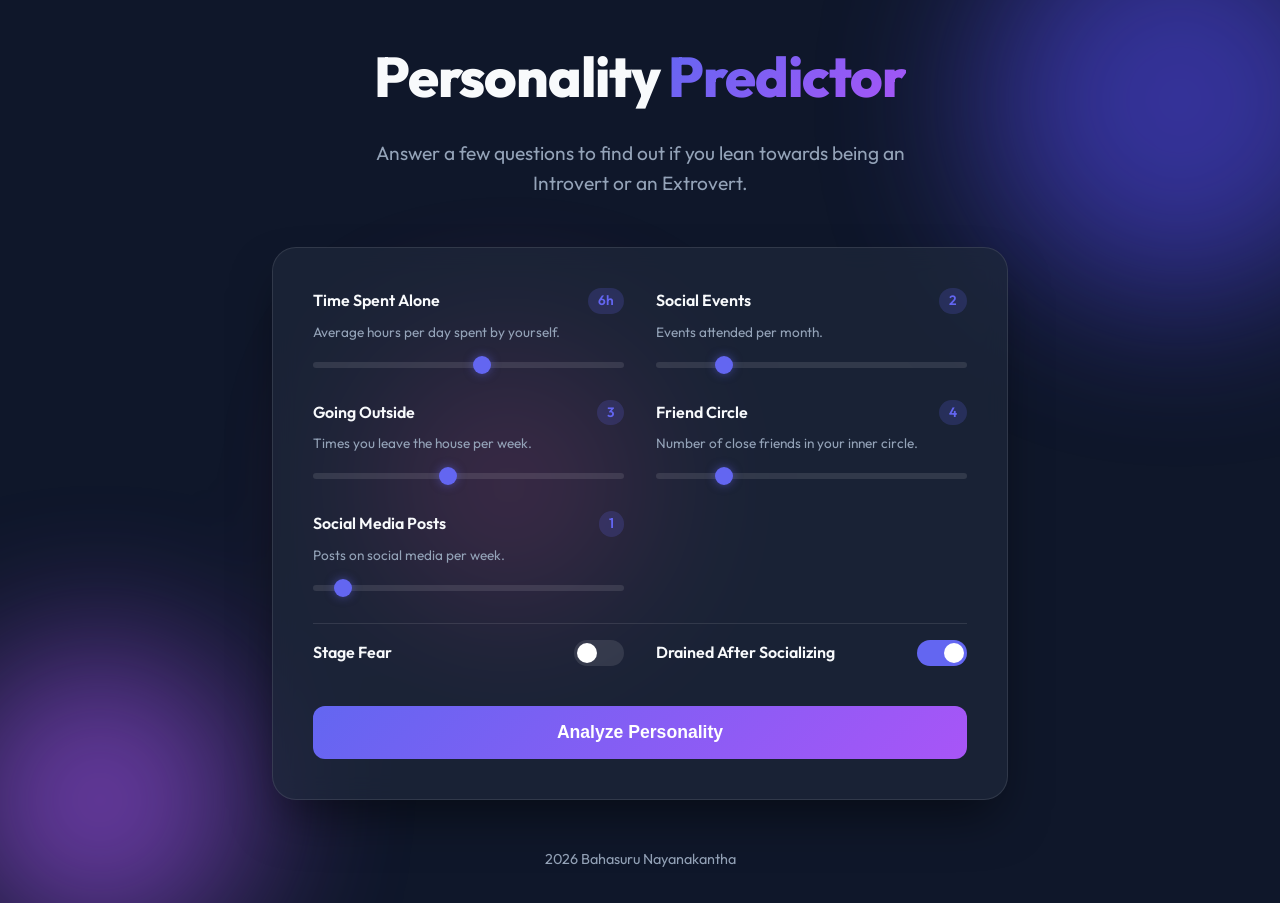
<file: index.html>
<!DOCTYPE html>
<html lang="en">
<head>
    <meta charset="UTF-8">
    <meta name="viewport" content="width=device-width, initial-scale=1.0">
    <title>Personality Predictor | Introvert vs Extrovert</title>
    <meta name="description" content="Discover your personality type using our advanced AI-powered predictor. Simple, fast, and accurate.">
    <link rel="preconnect" href="https://fonts.googleapis.com">
    <link rel="preconnect" href="https://fonts.gstatic.com" crossorigin>
    <link href="https://fonts.googleapis.com/css2?family=Outfit:wght@300;400;600;800&display=swap" rel="stylesheet">
    <link rel="stylesheet" href="style.css">
</head>
<body>
    <div class="background-blobs">
        <div class="blob blob-1"></div>
        <div class="blob blob-2"></div>
        <div class="blob blob-3"></div>
    </div>

    <main class="container">
        <header class="hero">
            <h1 id="main-title">Personality <span class="gradient-text">Predictor</span></h1>
            <p class="subtitle">Answer a few questions to find out if you lean towards being an Introvert or an Extrovert.</p>
        </header>

        <section class="card-container">
            <div class="glass-card" id="input-card">
                <form id="prediction-form">
                    <div class="form-grid">
                        <!-- Time Spent Alone -->
                        <div class="input-group">
                            <label for="Time_spent_Alone">Time Spent Alone <span class="value-badge" id="val-alone">6h</span></label>
                            <p class="input-desc">Average hours per day spent by yourself.</p>
                            <input type="range" id="Time_spent_Alone" name="Time_spent_Alone" min="0" max="11" value="6" step="0.5">
                        </div>

                        <!-- Social Event Attendance -->
                        <div class="input-group">
                            <label for="Social_event_attendance">Social Events <span class="value-badge" id="val-social">2</span></label>
                            <p class="input-desc">Events attended per month.</p>
                            <input type="range" id="Social_event_attendance" name="Social_event_attendance" min="0" max="10" value="2">
                        </div>

                        <!-- Going Outside -->
                        <div class="input-group">
                            <label for="Going_outside">Going Outside <span class="value-badge" id="val-outside">3</span></label>
                            <p class="input-desc">Times you leave the house per week.</p>
                            <input type="range" id="Going_outside" name="Going_outside" min="0" max="7" value="3">
                        </div>

                        <!-- Friends Circle Size -->
                        <div class="input-group">
                            <label for="Friends_circle_size">Friend Circle <span class="value-badge" id="val-friends">4</span></label>
                            <p class="input-desc">Number of close friends in your inner circle.</p>
                            <input type="range" id="Friends_circle_size" name="Friends_circle_size" min="0" max="20" value="4">
                        </div>

                        <!-- Post Frequency -->
                        <div class="input-group">
                            <label for="Post_frequency">Social Media Posts <span class="value-badge" id="val-posts">1</span></label>
                            <p class="input-desc">Posts on social media per week.</p>
                            <input type="range" id="Post_frequency" name="Post_frequency" min="0" max="14" value="1">
                        </div>

                        <!-- Switches -->
                        <div class="switch-row">
                            <div class="switch-group">
                                <label class="switch-label">
                                    <span class="switch-text">Stage Fear</span>
                                    <input type="checkbox" id="Stage_fear" name="Stage_fear">
                                    <span class="slider round"></span>
                                </label>
                            </div>
                            <div class="switch-group">
                                <label class="switch-label">
                                    <span class="switch-text">Drained After Socializing</span>
                                    <input type="checkbox" id="Drained_after_socializing" name="Drained_after_socializing" checked>
                                    <span class="slider round"></span>
                                </label>
                            </div>
                        </div>
                    </div>

                    <button type="submit" id="predict-btn" class="primary-btn">
                        <span class="btn-text">Analyze Personality</span>
                        <div class="loader" id="btn-loader"></div>
                    </button>
                </form>
            </div>

            <!-- Result Card (Hidden by default) -->
            <div class="glass-card result-card hidden" id="result-card">
                <div class="result-header">
                    <span class="result-tag">Your Result</span>
                    <h2 id="prediction-result" class="prediction-text">Introvert</h2>
                    <div class="confidence-container">
                        <div class="confidence-bar-bg">
                            <div id="confidence-bar" class="confidence-bar-fill"></div>
                        </div>
                        <span id="confidence-text">92% Confidence</span>
                    </div>
                </div>

                <div class="probability-breakdown">
                    <div class="prob-item">
                        <span>Introvert</span>
                        <span id="prob-introvert">92%</span>
                    </div>
                    <div class="prob-item">
                        <span>Extrovert</span>
                        <span id="prob-extrovert">8%</span>
                    </div>
                </div>

                <button id="reset-btn" class="secondary-btn">Try Again</button>
            </div>
        </section>

        <footer class="footer">
            <p> 2026 Bahasuru Nayanakantha</p>
        </footer>
    </main>

    <script src="script.js"></script>
</body>
</html>
</file>
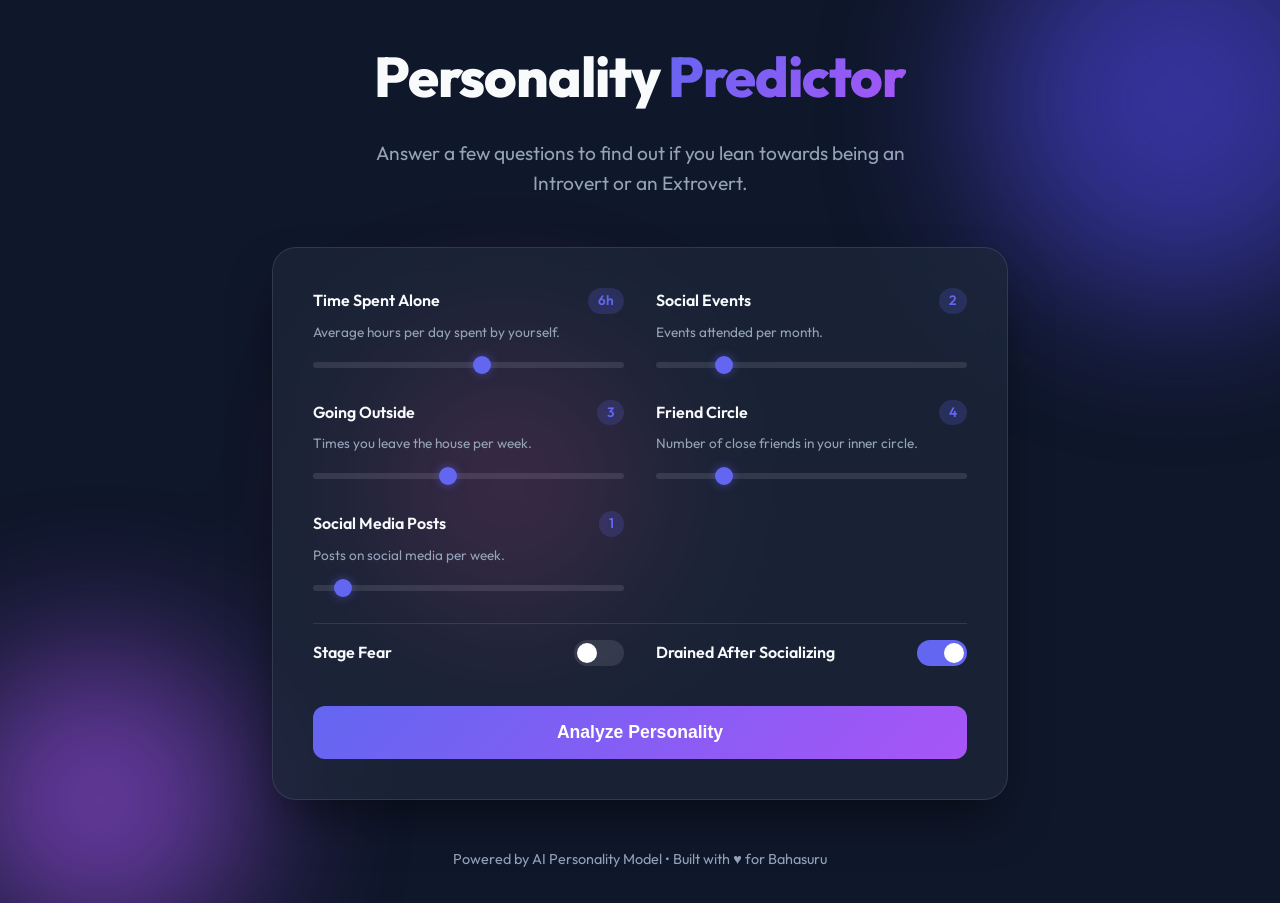
<file: frontend/index.html>
<!DOCTYPE html>
<html lang="en">
<head>
    <meta charset="UTF-8">
    <meta name="viewport" content="width=device-width, initial-scale=1.0">
    <title>Personality Predictor | Introvert vs Extrovert</title>
    <meta name="description" content="Discover your personality type using our advanced AI-powered predictor. Simple, fast, and accurate.">
    <link rel="preconnect" href="https://fonts.googleapis.com">
    <link rel="preconnect" href="https://fonts.gstatic.com" crossorigin>
    <link href="https://fonts.googleapis.com/css2?family=Outfit:wght@300;400;600;800&display=swap" rel="stylesheet">
    <link rel="stylesheet" href="style.css">
</head>
<body>
    <div class="background-blobs">
        <div class="blob blob-1"></div>
        <div class="blob blob-2"></div>
        <div class="blob blob-3"></div>
    </div>

    <main class="container">
        <header class="hero">
            <h1 id="main-title">Personality <span class="gradient-text">Predictor</span></h1>
            <p class="subtitle">Answer a few questions to find out if you lean towards being an Introvert or an Extrovert.</p>
        </header>

        <section class="card-container">
            <div class="glass-card" id="input-card">
                <form id="prediction-form">
                    <div class="form-grid">
                        <!-- Time Spent Alone -->
                        <div class="input-group">
                            <label for="Time_spent_Alone">Time Spent Alone <span class="value-badge" id="val-alone">6h</span></label>
                            <p class="input-desc">Average hours per day spent by yourself.</p>
                            <input type="range" id="Time_spent_Alone" name="Time_spent_Alone" min="0" max="11" value="6" step="0.5">
                        </div>

                        <!-- Social Event Attendance -->
                        <div class="input-group">
                            <label for="Social_event_attendance">Social Events <span class="value-badge" id="val-social">2</span></label>
                            <p class="input-desc">Events attended per month.</p>
                            <input type="range" id="Social_event_attendance" name="Social_event_attendance" min="0" max="10" value="2">
                        </div>

                        <!-- Going Outside -->
                        <div class="input-group">
                            <label for="Going_outside">Going Outside <span class="value-badge" id="val-outside">3</span></label>
                            <p class="input-desc">Times you leave the house per week.</p>
                            <input type="range" id="Going_outside" name="Going_outside" min="0" max="7" value="3">
                        </div>

                        <!-- Friends Circle Size -->
                        <div class="input-group">
                            <label for="Friends_circle_size">Friend Circle <span class="value-badge" id="val-friends">4</span></label>
                            <p class="input-desc">Number of close friends in your inner circle.</p>
                            <input type="range" id="Friends_circle_size" name="Friends_circle_size" min="0" max="20" value="4">
                        </div>

                        <!-- Post Frequency -->
                        <div class="input-group">
                            <label for="Post_frequency">Social Media Posts <span class="value-badge" id="val-posts">1</span></label>
                            <p class="input-desc">Posts on social media per week.</p>
                            <input type="range" id="Post_frequency" name="Post_frequency" min="0" max="14" value="1">
                        </div>

                        <!-- Switches -->
                        <div class="switch-row">
                            <div class="switch-group">
                                <label class="switch-label">
                                    <span class="switch-text">Stage Fear</span>
                                    <input type="checkbox" id="Stage_fear" name="Stage_fear">
                                    <span class="slider round"></span>
                                </label>
                            </div>
                            <div class="switch-group">
                                <label class="switch-label">
                                    <span class="switch-text">Drained After Socializing</span>
                                    <input type="checkbox" id="Drained_after_socializing" name="Drained_after_socializing" checked>
                                    <span class="slider round"></span>
                                </label>
                            </div>
                        </div>
                    </div>

                    <button type="submit" id="predict-btn" class="primary-btn">
                        <span class="btn-text">Analyze Personality</span>
                        <div class="loader" id="btn-loader"></div>
                    </button>
                </form>
            </div>

            <!-- Result Card (Hidden by default) -->
            <div class="glass-card result-card hidden" id="result-card">
                <div class="result-header">
                    <span class="result-tag">Your Result</span>
                    <h2 id="prediction-result" class="prediction-text">Introvert</h2>
                    <div class="confidence-container">
                        <div class="confidence-bar-bg">
                            <div id="confidence-bar" class="confidence-bar-fill"></div>
                        </div>
                        <span id="confidence-text">92% Confidence</span>
                    </div>
                </div>

                <div class="probability-breakdown">
                    <div class="prob-item">
                        <span>Introvert</span>
                        <span id="prob-introvert">92%</span>
                    </div>
                    <div class="prob-item">
                        <span>Extrovert</span>
                        <span id="prob-extrovert">8%</span>
                    </div>
                </div>

                <button id="reset-btn" class="secondary-btn">Try Again</button>
            </div>
        </section>

        <footer class="footer">
            <p>Powered by AI Personality Model &bull; Built with &hearts; for Bahasuru</p>
        </footer>
    </main>

    <script src="script.js"></script>
</body>
</html>
</file>
<file: style.css>
:root {
    --primary: #6366f1;
    --primary-hover: #4f46e5;
    --bg-dark: #0f172a;
    --card-bg: rgba(30, 41, 59, 0.7);
    --text-main: #f8fafc;
    --text-muted: #94a3b8;
    --accent-gradient: linear-gradient(135deg, #6366f1 0%, #a855f7 100%);
    --glass-border: rgba(255, 255, 255, 0.1);
    --transition: all 0.3s cubic-bezier(0.4, 0, 0.2, 1);
}

* {
    margin: 0;
    padding: 0;
    box-sizing: border-box;
}

body {
    font-family: 'Outfit', sans-serif;
    background-color: var(--bg-dark);
    color: var(--text-main);
    min-height: 100vh;
    display: flex;
    justify-content: center;
    align-items: center;
    overflow-x: hidden;
    line-height: 1.6;
}

/* Background Blobs */
.background-blobs {
    position: fixed;
    top: 0;
    left: 0;
    width: 100%;
    height: 100%;
    z-index: -1;
    filter: blur(80px);
    opacity: 0.6;
}

.blob {
    position: absolute;
    border-radius: 50%;
}

.blob-1 {
    width: 400px;
    height: 400px;
    background: #4f46e5;
    top: -100px;
    right: -100px;
    animation: move 20s infinite alternate;
}

.blob-2 {
    width: 300px;
    height: 300px;
    background: #a855f7;
    bottom: -50px;
    left: -50px;
    animation: move 25s infinite alternate-reverse;
}

.blob-3 {
    width: 250px;
    height: 250px;
    background: #ec4899;
    top: 40%;
    left: 30%;
    animation: move 30s infinite alternate;
}

@keyframes move {
    from { transform: translate(0, 0); }
    to { transform: translate(100px, 100px); }
}

.container {
    width: 100%;
    max-width: 800px;
    padding: 2rem;
    position: relative;
    z-index: 1;
}

.hero {
    text-align: center;
    margin-bottom: 3rem;
}

h1 {
    font-size: 3.5rem;
    font-weight: 800;
    margin-bottom: 1rem;
    letter-spacing: -0.02em;
}

.gradient-text {
    background: var(--accent-gradient);
    -webkit-background-clip: text;
    -webkit-text-fill-color: transparent;
}

.subtitle {
    color: var(--text-muted);
    font-size: 1.2rem;
    max-width: 600px;
    margin: 0 auto;
}

.card-container {
    position: relative;
    min-height: 500px;
}

.glass-card {
    background: var(--card-bg);
    backdrop-filter: blur(12px);
    -webkit-backdrop-filter: blur(12px);
    border: 1px solid var(--glass-border);
    border-radius: 24px;
    padding: 2.5rem;
    box-shadow: 0 25px 50px -12px rgba(0, 0, 0, 0.5);
    transition: var(--transition);
}

.form-grid {
    display: grid;
    grid-template-columns: repeat(auto-fit, minmax(300px, 1fr));
    gap: 2rem;
    margin-bottom: 2.5rem;
}

.input-group {
    display: flex;
    flex-direction: column;
    gap: 0.5rem;
}

.input-group label {
    font-weight: 600;
    font-size: 1rem;
    display: flex;
    justify-content: space-between;
    align-items: center;
}

.value-badge {
    background: rgba(99, 102, 241, 0.2);
    color: var(--primary);
    padding: 2px 10px;
    border-radius: 20px;
    font-size: 0.85rem;
}

.input-desc {
    font-size: 0.85rem;
    color: var(--text-muted);
}

/* Range Input Styling */
input[type="range"] {
    -webkit-appearance: none;
    width: 100%;
    height: 6px;
    background: rgba(255, 255, 255, 0.1);
    border-radius: 5px;
    outline: none;
    margin-top: 10px;
}

input[type="range"]::-webkit-slider-thumb {
    -webkit-appearance: none;
    appearance: none;
    width: 18px;
    height: 18px;
    background: var(--primary);
    cursor: pointer;
    border-radius: 50%;
    box-shadow: 0 0 10px rgba(99, 102, 241, 0.5);
    transition: var(--transition);
}

input[type="range"]::-webkit-slider-thumb:hover {
    transform: scale(1.2);
    background: var(--text-main);
}

/* Switch Styling */
.switch-row {
    grid-column: 1 / -1;
    display: flex;
    flex-wrap: wrap;
    gap: 2rem;
    padding-top: 1rem;
    border-top: 1px solid var(--glass-border);
}

.switch-group {
    flex: 1;
    min-width: 200px;
}

.switch-label {
    display: flex;
    justify-content: space-between;
    align-items: center;
    cursor: pointer;
}

.switch-text {
    font-weight: 600;
}

.switch-label input {
    opacity: 0;
    width: 0;
    height: 0;
}

.slider {
    position: relative;
    display: inline-block;
    width: 50px;
    height: 26px;
    background-color: rgba(255, 255, 255, 0.1);
    transition: .4s;
    border-radius: 34px;
}

.slider:before {
    position: absolute;
    content: "";
    height: 20px;
    width: 20px;
    left: 3px;
    bottom: 3px;
    background-color: white;
    transition: .4s;
    border-radius: 50%;
}

input:checked + .slider {
    background-color: var(--primary);
}

input:checked + .slider:before {
    transform: translateX(24px);
}

/* Button Styling */
.primary-btn {
    width: 100%;
    padding: 1rem;
    border: none;
    border-radius: 12px;
    background: var(--accent-gradient);
    color: white;
    font-size: 1.1rem;
    font-weight: 600;
    cursor: pointer;
    transition: var(--transition);
    display: flex;
    justify-content: center;
    align-items: center;
    gap: 10px;
}

.primary-btn:hover {
    transform: translateY(-2px);
    box-shadow: 0 10px 25px -5px rgba(99, 102, 241, 0.4);
}

.primary-btn:active {
    transform: translateY(0);
}

.secondary-btn {
    width: 100%;
    padding: 0.8rem;
    border: 1px solid var(--glass-border);
    border-radius: 12px;
    background: rgba(255, 255, 255, 0.05);
    color: var(--text-main);
    font-size: 1rem;
    font-weight: 500;
    cursor: pointer;
    transition: var(--transition);
    margin-top: 1.5rem;
}

.secondary-btn:hover {
    background: rgba(255, 255, 255, 0.1);
}

/* Loader */
.loader {
    width: 20px;
    height: 20px;
    border: 3px solid rgba(255, 255, 255, 0.3);
    border-radius: 50%;
    border-top-color: white;
    animation: spin 1s ease-in-out infinite;
    display: none;
}

@keyframes spin {
    to { transform: rotate(360deg); }
}

/* Result Card */
.result-card {
    text-align: center;
    animation: fadeIn 0.5s ease-out;
}

@keyframes fadeIn {
    from { opacity: 0; transform: translateY(20px); }
    to { opacity: 1; transform: translateY(0); }
}

.hidden {
    display: none;
}

.result-tag {
    text-transform: uppercase;
    font-size: 0.8rem;
    font-weight: 800;
    letter-spacing: 0.1em;
    color: var(--text-muted);
}

.prediction-text {
    font-size: 4rem;
    font-weight: 800;
    margin: 1rem 0;
    background: var(--accent-gradient);
    -webkit-background-clip: text;
    -webkit-text-fill-color: transparent;
}

.confidence-container {
    margin: 2rem 0;
}

.confidence-bar-bg {
    width: 100%;
    height: 12px;
    background: rgba(255, 255, 255, 0.1);
    border-radius: 10px;
    overflow: hidden;
    margin-bottom: 0.5rem;
}

.confidence-bar-fill {
    height: 100%;
    width: 0%;
    background: var(--accent-gradient);
    transition: width 1.5s cubic-bezier(0.4, 0, 0.2, 1);
}

.probability-breakdown {
    display: flex;
    justify-content: space-around;
    padding: 1.5rem;
    background: rgba(255, 255, 255, 0.03);
    border-radius: 16px;
    margin-bottom: 1.5rem;
}

.prob-item {
    display: flex;
    flex-direction: column;
    gap: 0.2rem;
}

.prob-item span:first-child {
    font-size: 0.85rem;
    color: var(--text-muted);
}

.prob-item span:last-child {
    font-size: 1.2rem;
    font-weight: 600;
}

.footer {
    text-align: center;
    margin-top: 3rem;
    color: var(--text-muted);
    font-size: 0.9rem;
}

/* Responsive */
@media (max-width: 640px) {
    h1 {
        font-size: 2.5rem;
    }
    
    .container {
        padding: 1rem;
    }
    
    .glass-card {
        padding: 1.5rem;
    }
}
</file>
<file: frontend/style.css>
:root {
    --primary: #6366f1;
    --primary-hover: #4f46e5;
    --bg-dark: #0f172a;
    --card-bg: rgba(30, 41, 59, 0.7);
    --text-main: #f8fafc;
    --text-muted: #94a3b8;
    --accent-gradient: linear-gradient(135deg, #6366f1 0%, #a855f7 100%);
    --glass-border: rgba(255, 255, 255, 0.1);
    --transition: all 0.3s cubic-bezier(0.4, 0, 0.2, 1);
}

* {
    margin: 0;
    padding: 0;
    box-sizing: border-box;
}

body {
    font-family: 'Outfit', sans-serif;
    background-color: var(--bg-dark);
    color: var(--text-main);
    min-height: 100vh;
    display: flex;
    justify-content: center;
    align-items: center;
    overflow-x: hidden;
    line-height: 1.6;
}

/* Background Blobs */
.background-blobs {
    position: fixed;
    top: 0;
    left: 0;
    width: 100%;
    height: 100%;
    z-index: -1;
    filter: blur(80px);
    opacity: 0.6;
}

.blob {
    position: absolute;
    border-radius: 50%;
}

.blob-1 {
    width: 400px;
    height: 400px;
    background: #4f46e5;
    top: -100px;
    right: -100px;
    animation: move 20s infinite alternate;
}

.blob-2 {
    width: 300px;
    height: 300px;
    background: #a855f7;
    bottom: -50px;
    left: -50px;
    animation: move 25s infinite alternate-reverse;
}

.blob-3 {
    width: 250px;
    height: 250px;
    background: #ec4899;
    top: 40%;
    left: 30%;
    animation: move 30s infinite alternate;
}

@keyframes move {
    from { transform: translate(0, 0); }
    to { transform: translate(100px, 100px); }
}

.container {
    width: 100%;
    max-width: 800px;
    padding: 2rem;
    position: relative;
    z-index: 1;
}

.hero {
    text-align: center;
    margin-bottom: 3rem;
}

h1 {
    font-size: 3.5rem;
    font-weight: 800;
    margin-bottom: 1rem;
    letter-spacing: -0.02em;
}

.gradient-text {
    background: var(--accent-gradient);
    -webkit-background-clip: text;
    -webkit-text-fill-color: transparent;
}

.subtitle {
    color: var(--text-muted);
    font-size: 1.2rem;
    max-width: 600px;
    margin: 0 auto;
}

.card-container {
    position: relative;
    min-height: 500px;
}

.glass-card {
    background: var(--card-bg);
    backdrop-filter: blur(12px);
    -webkit-backdrop-filter: blur(12px);
    border: 1px solid var(--glass-border);
    border-radius: 24px;
    padding: 2.5rem;
    box-shadow: 0 25px 50px -12px rgba(0, 0, 0, 0.5);
    transition: var(--transition);
}

.form-grid {
    display: grid;
    grid-template-columns: repeat(auto-fit, minmax(300px, 1fr));
    gap: 2rem;
    margin-bottom: 2.5rem;
}

.input-group {
    display: flex;
    flex-direction: column;
    gap: 0.5rem;
}

.input-group label {
    font-weight: 600;
    font-size: 1rem;
    display: flex;
    justify-content: space-between;
    align-items: center;
}

.value-badge {
    background: rgba(99, 102, 241, 0.2);
    color: var(--primary);
    padding: 2px 10px;
    border-radius: 20px;
    font-size: 0.85rem;
}

.input-desc {
    font-size: 0.85rem;
    color: var(--text-muted);
}

/* Range Input Styling */
input[type="range"] {
    -webkit-appearance: none;
    width: 100%;
    height: 6px;
    background: rgba(255, 255, 255, 0.1);
    border-radius: 5px;
    outline: none;
    margin-top: 10px;
}

input[type="range"]::-webkit-slider-thumb {
    -webkit-appearance: none;
    appearance: none;
    width: 18px;
    height: 18px;
    background: var(--primary);
    cursor: pointer;
    border-radius: 50%;
    box-shadow: 0 0 10px rgba(99, 102, 241, 0.5);
    transition: var(--transition);
}

input[type="range"]::-webkit-slider-thumb:hover {
    transform: scale(1.2);
    background: var(--text-main);
}

/* Switch Styling */
.switch-row {
    grid-column: 1 / -1;
    display: flex;
    flex-wrap: wrap;
    gap: 2rem;
    padding-top: 1rem;
    border-top: 1px solid var(--glass-border);
}

.switch-group {
    flex: 1;
    min-width: 200px;
}

.switch-label {
    display: flex;
    justify-content: space-between;
    align-items: center;
    cursor: pointer;
}

.switch-text {
    font-weight: 600;
}

.switch-label input {
    opacity: 0;
    width: 0;
    height: 0;
}

.slider {
    position: relative;
    display: inline-block;
    width: 50px;
    height: 26px;
    background-color: rgba(255, 255, 255, 0.1);
    transition: .4s;
    border-radius: 34px;
}

.slider:before {
    position: absolute;
    content: "";
    height: 20px;
    width: 20px;
    left: 3px;
    bottom: 3px;
    background-color: white;
    transition: .4s;
    border-radius: 50%;
}

input:checked + .slider {
    background-color: var(--primary);
}

input:checked + .slider:before {
    transform: translateX(24px);
}

/* Button Styling */
.primary-btn {
    width: 100%;
    padding: 1rem;
    border: none;
    border-radius: 12px;
    background: var(--accent-gradient);
    color: white;
    font-size: 1.1rem;
    font-weight: 600;
    cursor: pointer;
    transition: var(--transition);
    display: flex;
    justify-content: center;
    align-items: center;
    gap: 10px;
}

.primary-btn:hover {
    transform: translateY(-2px);
    box-shadow: 0 10px 25px -5px rgba(99, 102, 241, 0.4);
}

.primary-btn:active {
    transform: translateY(0);
}

.secondary-btn {
    width: 100%;
    padding: 0.8rem;
    border: 1px solid var(--glass-border);
    border-radius: 12px;
    background: rgba(255, 255, 255, 0.05);
    color: var(--text-main);
    font-size: 1rem;
    font-weight: 500;
    cursor: pointer;
    transition: var(--transition);
    margin-top: 1.5rem;
}

.secondary-btn:hover {
    background: rgba(255, 255, 255, 0.1);
}

/* Loader */
.loader {
    width: 20px;
    height: 20px;
    border: 3px solid rgba(255, 255, 255, 0.3);
    border-radius: 50%;
    border-top-color: white;
    animation: spin 1s ease-in-out infinite;
    display: none;
}

@keyframes spin {
    to { transform: rotate(360deg); }
}

/* Result Card */
.result-card {
    text-align: center;
    animation: fadeIn 0.5s ease-out;
}

@keyframes fadeIn {
    from { opacity: 0; transform: translateY(20px); }
    to { opacity: 1; transform: translateY(0); }
}

.hidden {
    display: none;
}

.result-tag {
    text-transform: uppercase;
    font-size: 0.8rem;
    font-weight: 800;
    letter-spacing: 0.1em;
    color: var(--text-muted);
}

.prediction-text {
    font-size: 4rem;
    font-weight: 800;
    margin: 1rem 0;
    background: var(--accent-gradient);
    -webkit-background-clip: text;
    -webkit-text-fill-color: transparent;
}

.confidence-container {
    margin: 2rem 0;
}

.confidence-bar-bg {
    width: 100%;
    height: 12px;
    background: rgba(255, 255, 255, 0.1);
    border-radius: 10px;
    overflow: hidden;
    margin-bottom: 0.5rem;
}

.confidence-bar-fill {
    height: 100%;
    width: 0%;
    background: var(--accent-gradient);
    transition: width 1.5s cubic-bezier(0.4, 0, 0.2, 1);
}

.probability-breakdown {
    display: flex;
    justify-content: space-around;
    padding: 1.5rem;
    background: rgba(255, 255, 255, 0.03);
    border-radius: 16px;
    margin-bottom: 1.5rem;
}

.prob-item {
    display: flex;
    flex-direction: column;
    gap: 0.2rem;
}

.prob-item span:first-child {
    font-size: 0.85rem;
    color: var(--text-muted);
}

.prob-item span:last-child {
    font-size: 1.2rem;
    font-weight: 600;
}

.footer {
    text-align: center;
    margin-top: 3rem;
    color: var(--text-muted);
    font-size: 0.9rem;
}

/* Responsive */
@media (max-width: 640px) {
    h1 {
        font-size: 2.5rem;
    }
    
    .container {
        padding: 1rem;
    }
    
    .glass-card {
        padding: 1.5rem;
    }
}
</file>
